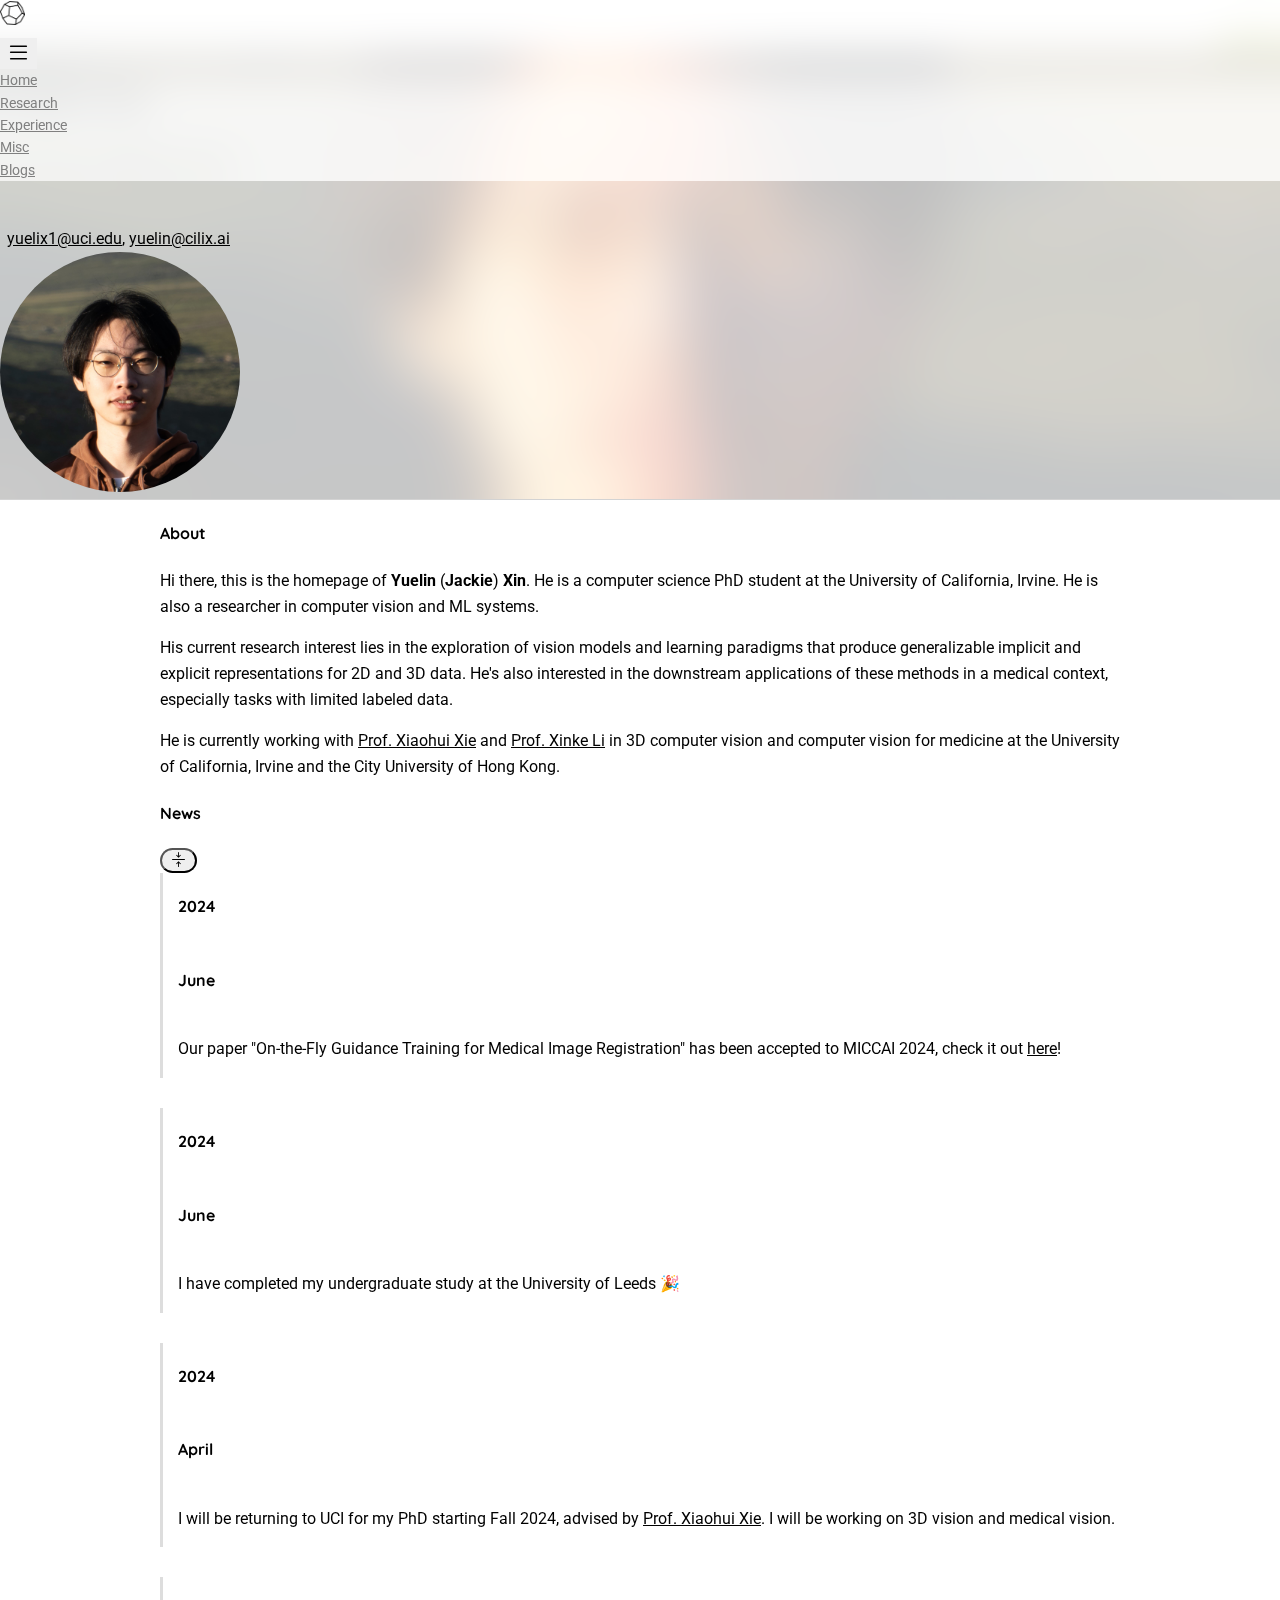
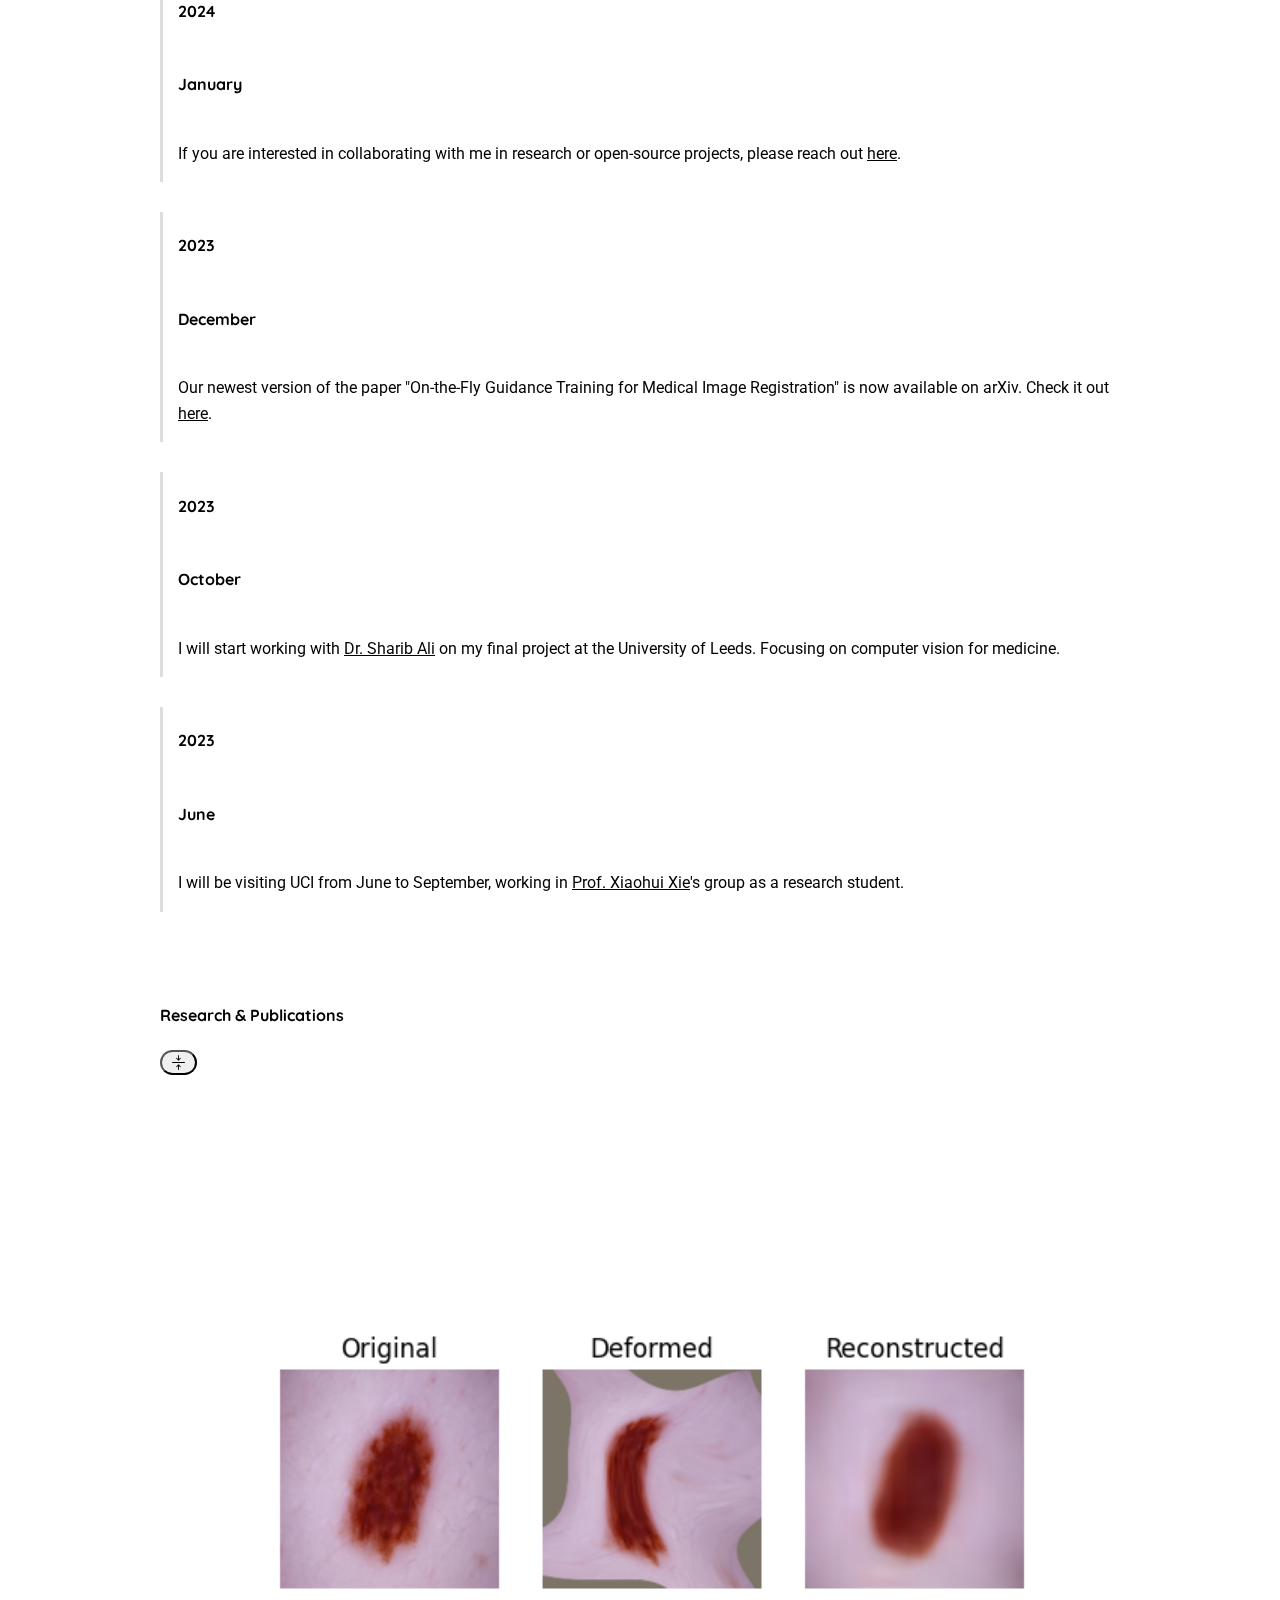
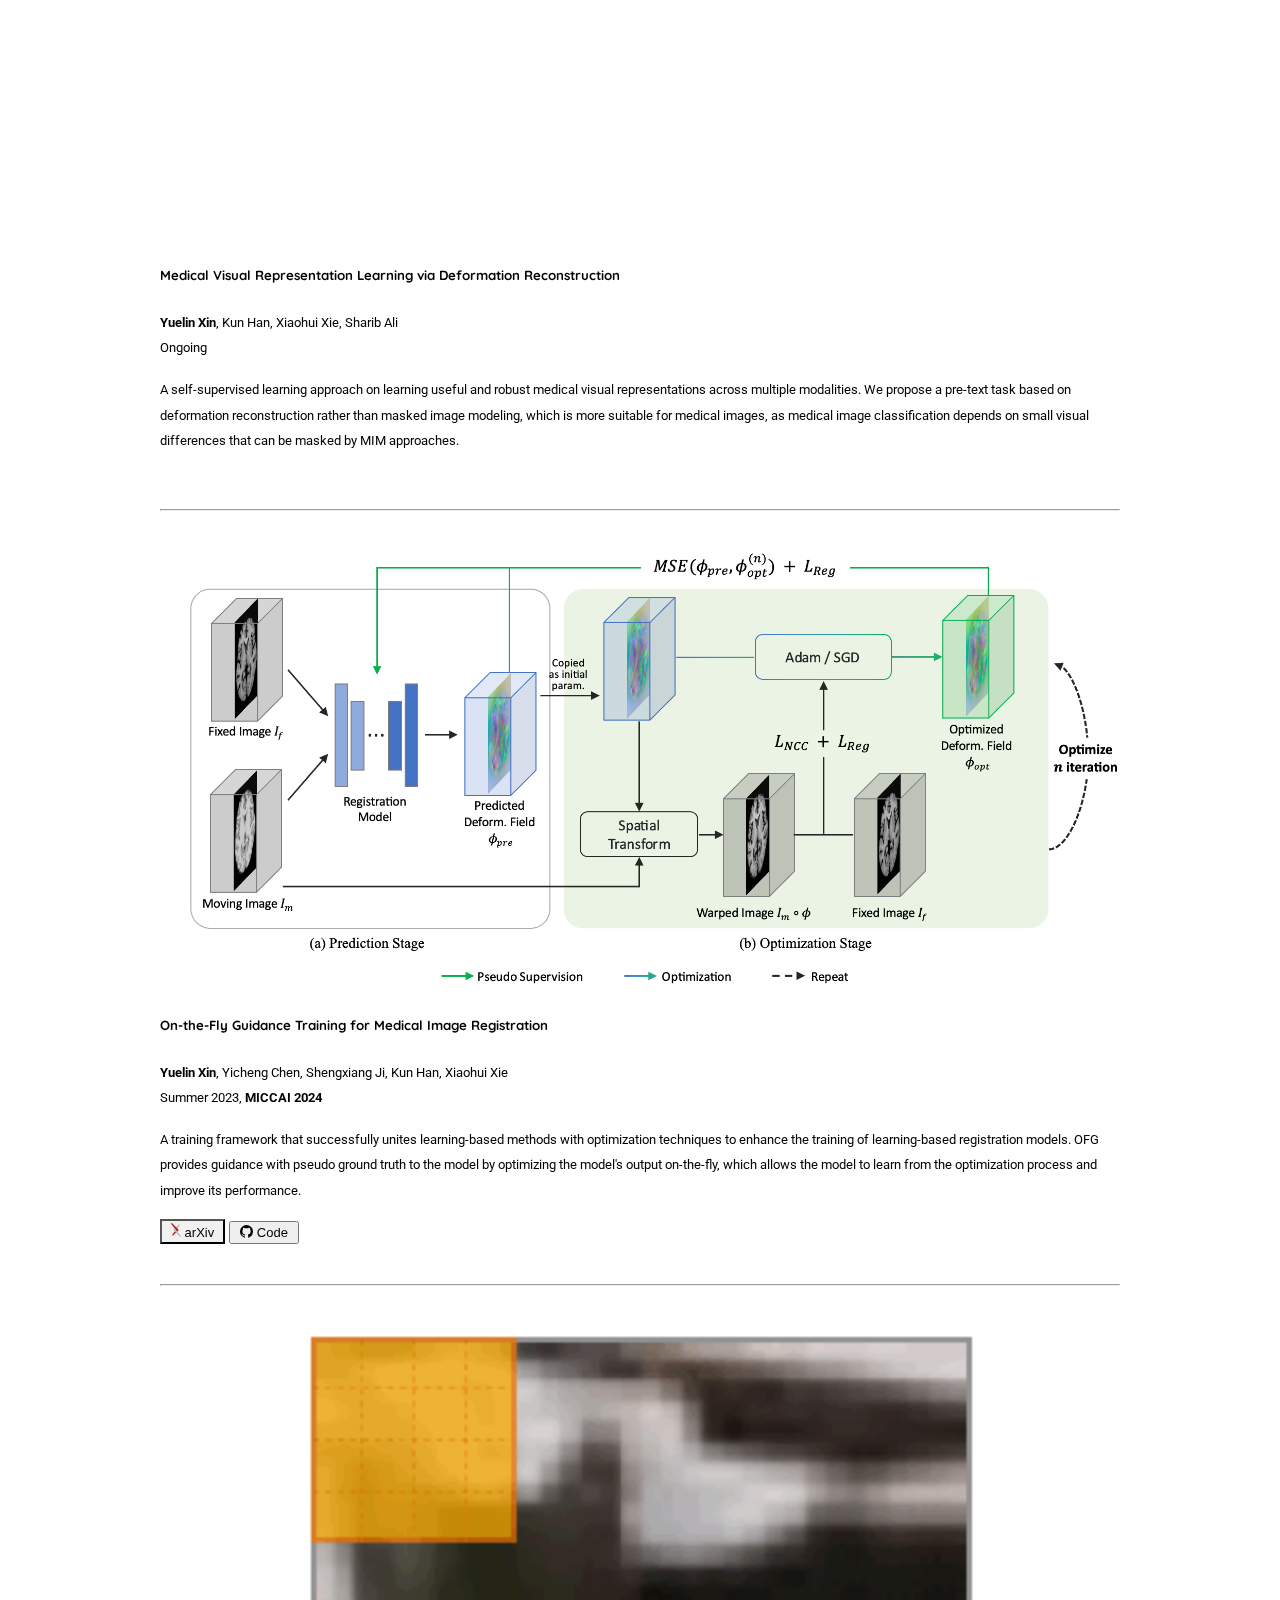
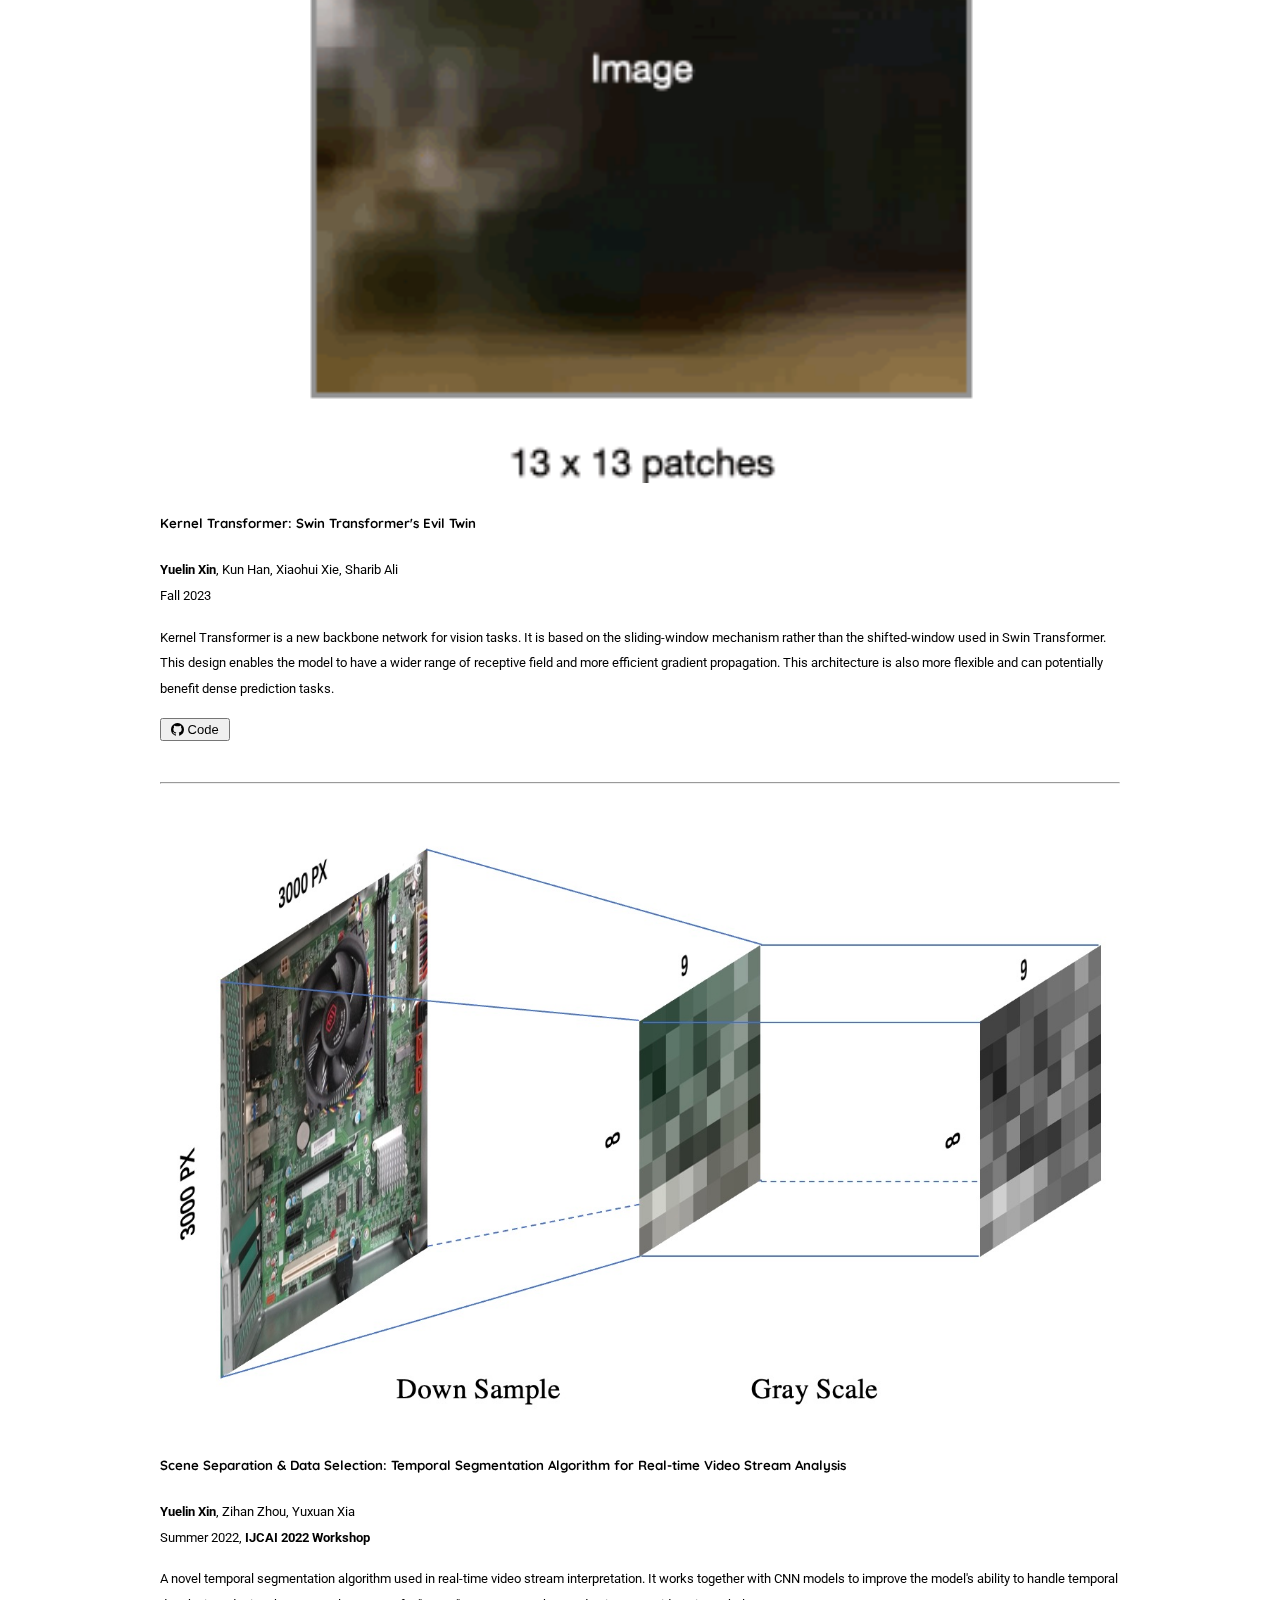
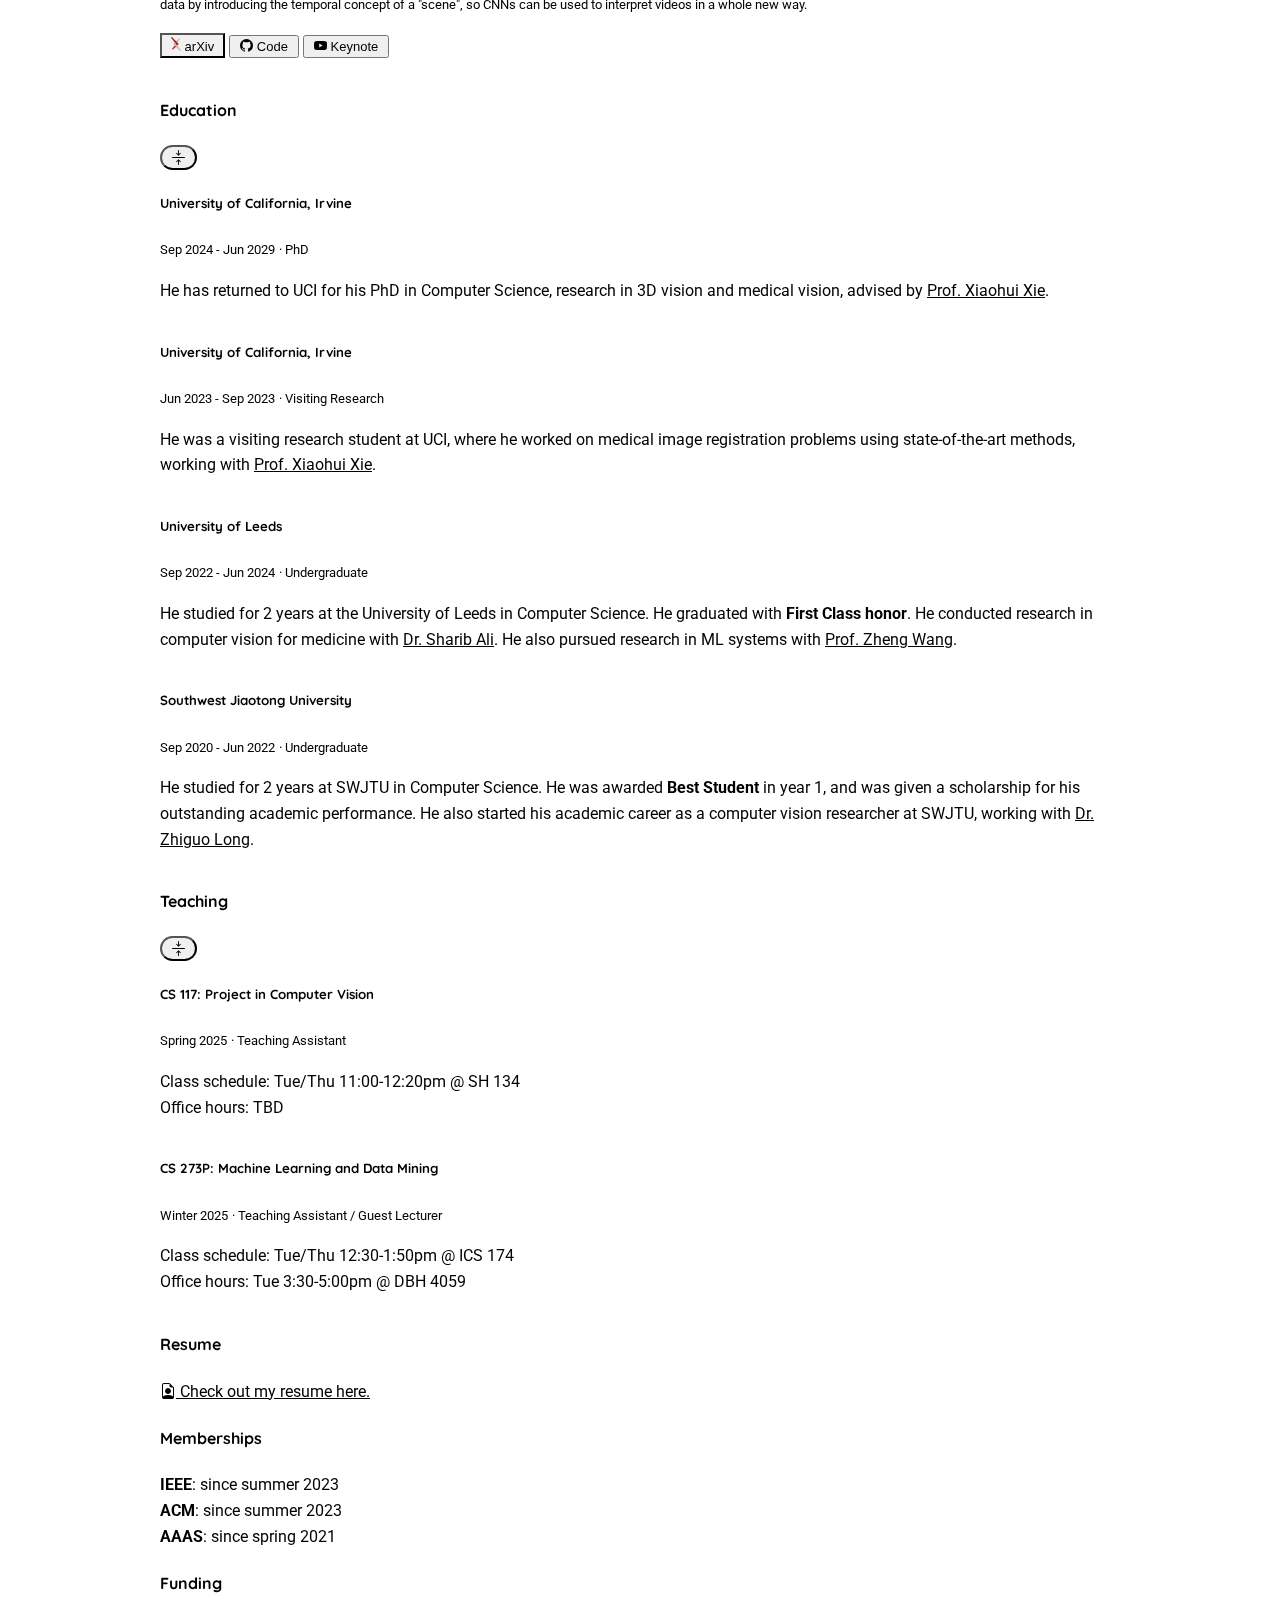
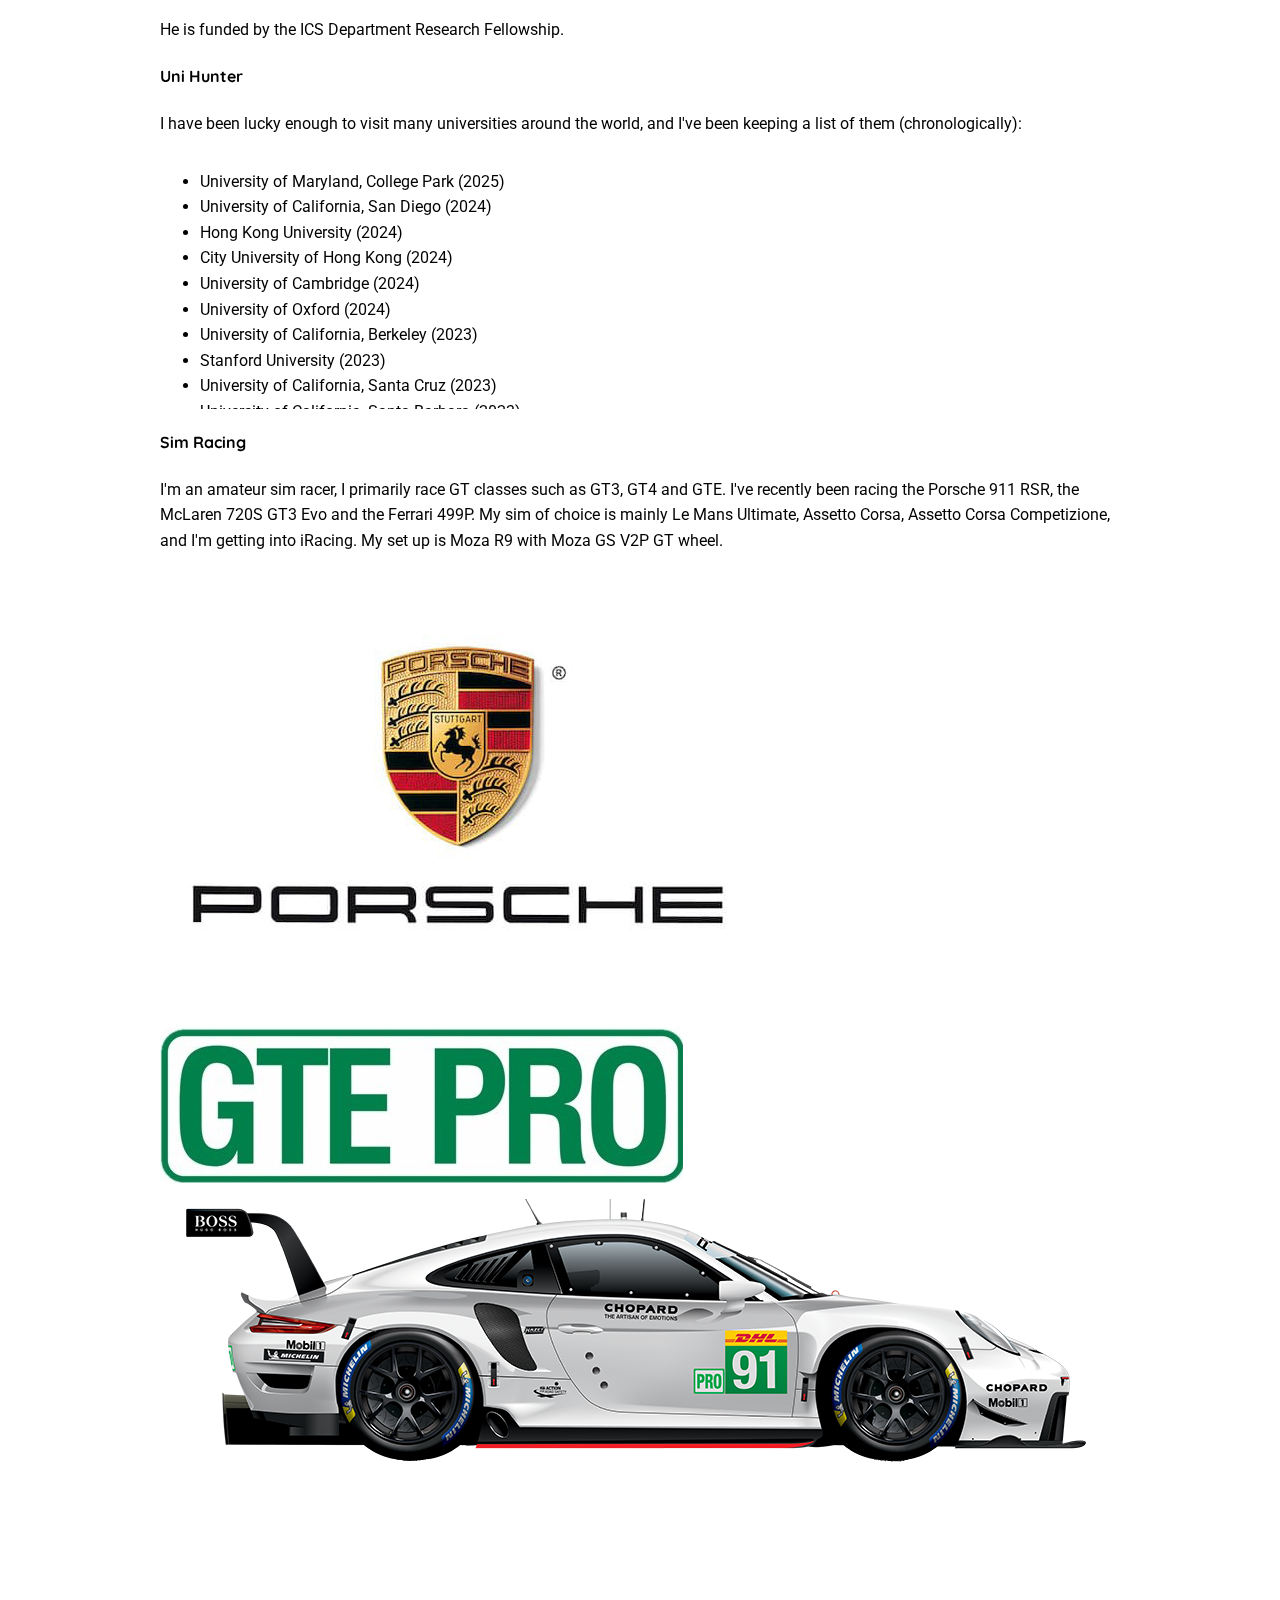
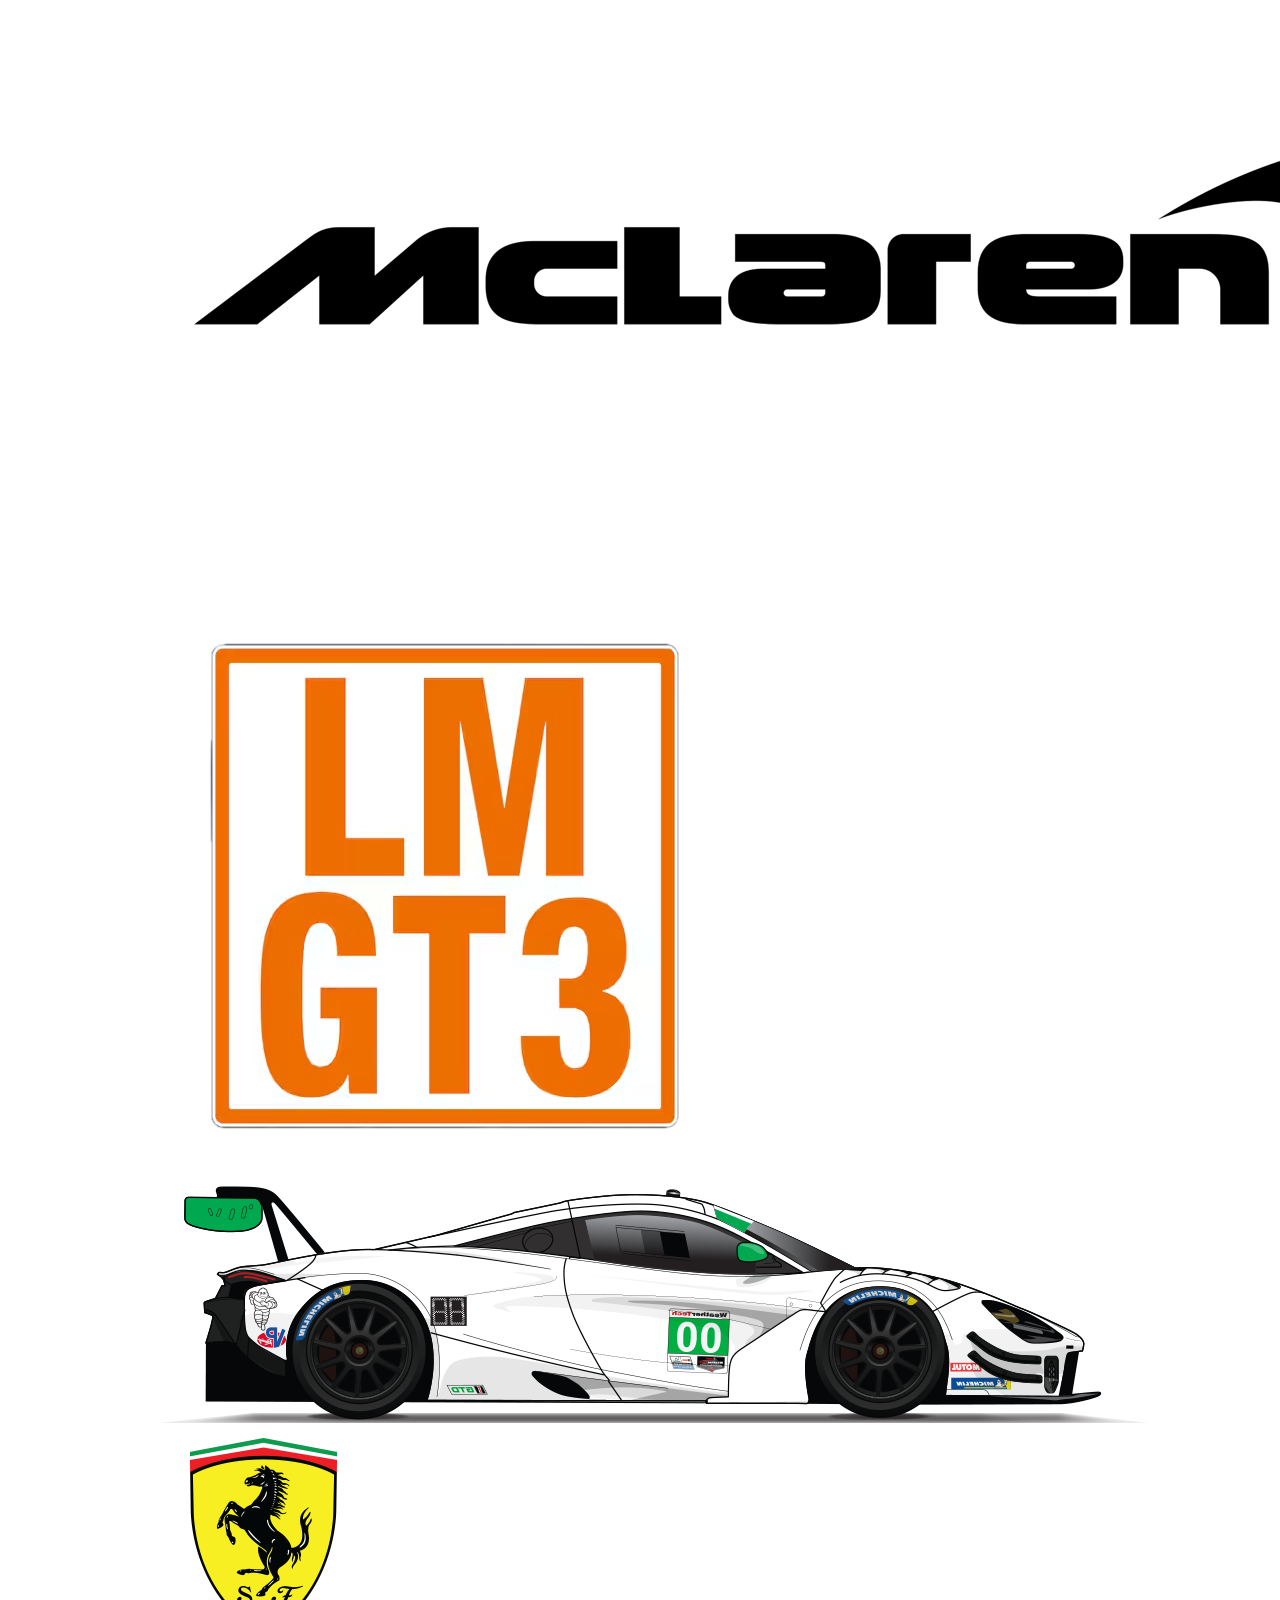
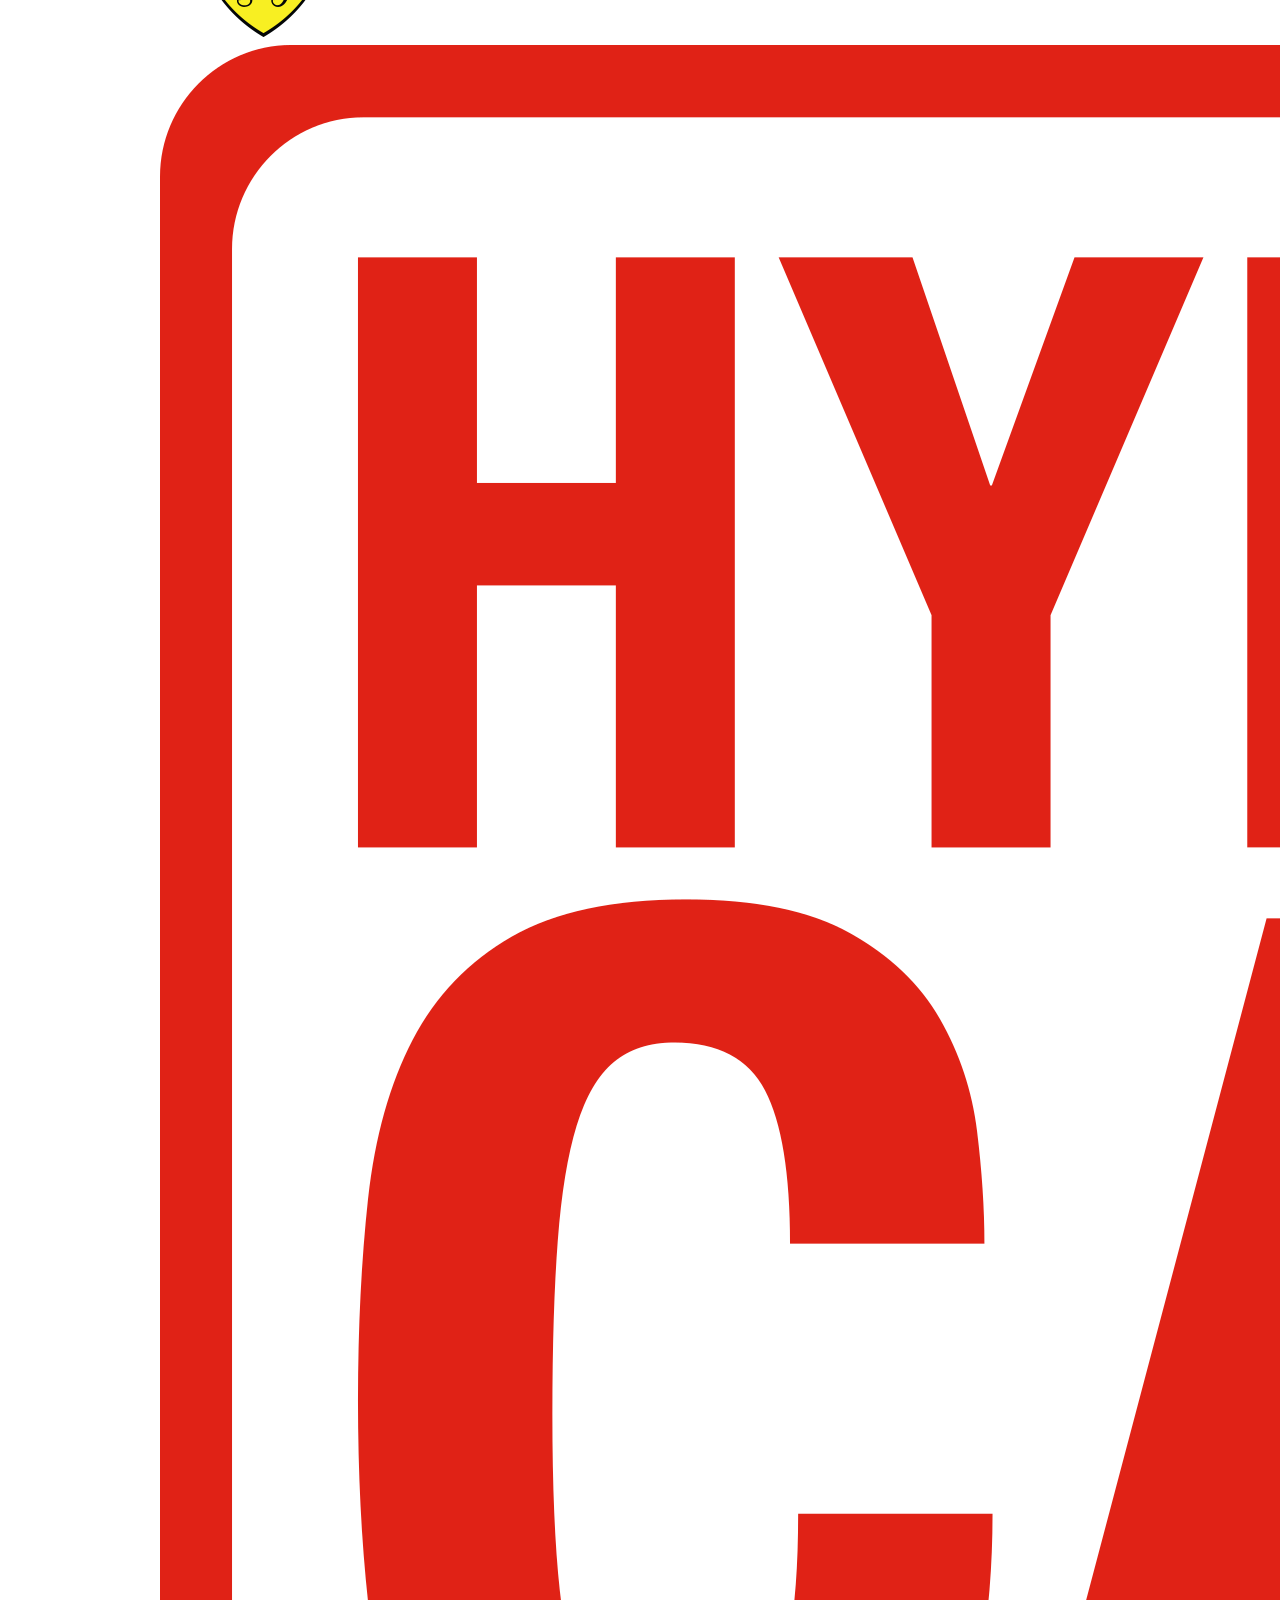
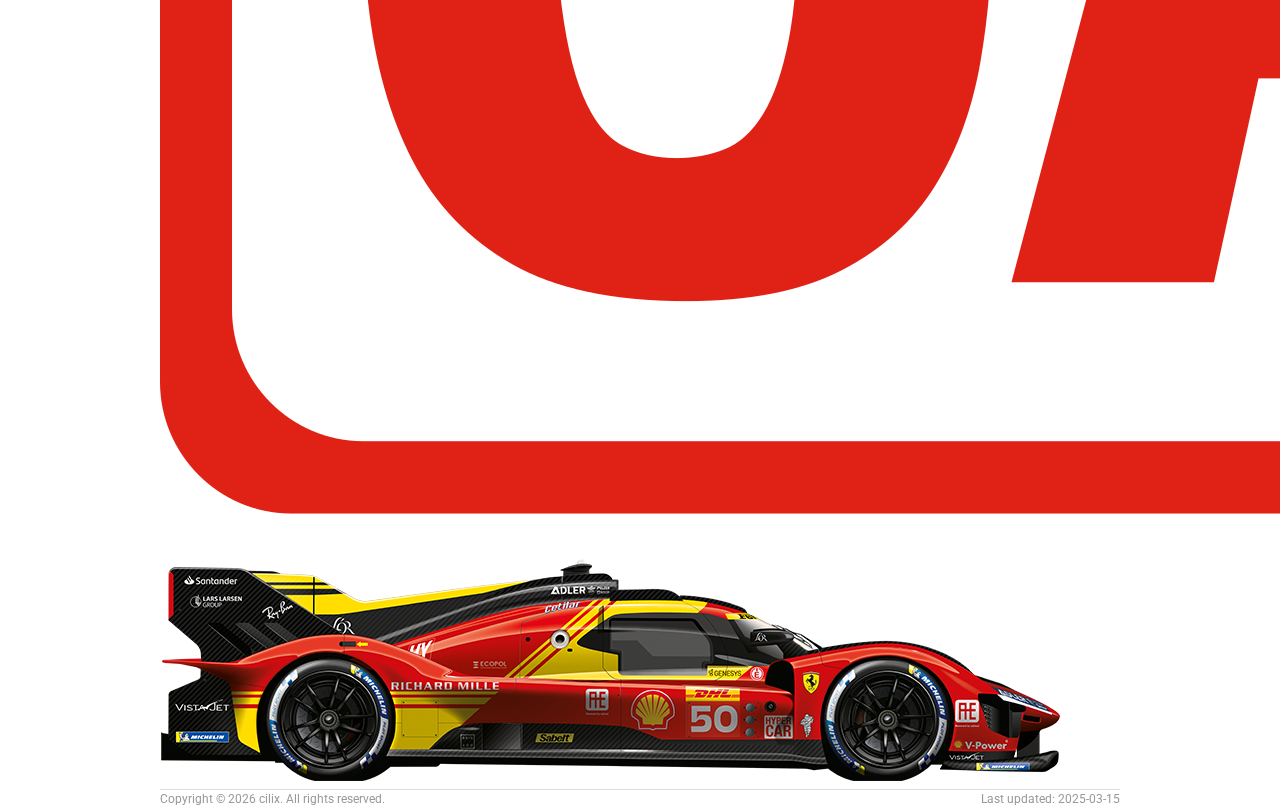
<file: index.html>
<!DOCTYPE html>
<html lang="en">
<head>
    <meta charset="UTF-8">
    <meta name="viewport" content="width=device-width, initial-scale=1.0">
    <meta http-equiv="X-UA-Compatible" content="ie=edge">
    <link href="https://cdn.jsdelivr.net/npm/bootstrap@5.3.2/dist/css/bootstrap.min.css" rel="stylesheet"
        integrity="sha384-T3c6CoIi6uLrA9TneNEoa7RxnatzjcDSCmG1MXxSR1GAsXEV/Dwwykc2MPK8M2HN" crossorigin="anonymous">
    <link rel="stylesheet" href="https://use.fontawesome.com/releases/v5.15.4/css/all.css" 
        integrity="sha384-DyZ88mC6Up2uqS4h/KRgHuoeGwBcD4Ng9SiP4dIRy0EXTlnuz47vAwmeGwVChigm" 
        crossorigin="anonymous"/>
    <link rel="stylesheet" href="style.css">
    <link rel="icon" href="images/cilix_logo.png">
    <script src="https://cdn.jsdelivr.net/npm/bootstrap@5.3.2/dist/js/bootstrap.bundle.min.js" 
        integrity="sha384-C6RzsynM9kWDrMNeT87bh95OGNyZPhcTNXj1NW7RuBCsyN/o0jlpcV8Qyq46cDfL" crossorigin="anonymous"></script>
    <title>Yuelin Xin</title>
</head>
<body>
    <div class="navbar navbar-expand-lg bg-body-tertiary p-0">
        <a class="navbar-brand mx-3 p-2" href="#" style="font-size: 1.3rem; font-family: 'Quicksand'; margin-bottom: 3px;">
            <div>
                <img src="images/cilix_logo_nc.png" alt="Coming Soon!" class="logo" style="margin-top: 5px; height: 24px !important;" />
            </div>
        </a>
        <!-- <a class="navbar-brand mx-3 p-2" href="#" style="font-size: 1.3rem; font-family: 'Quicksand'; margin-bottom: 3px">
            <div style="margin-left: 10px;">cilix</div>
        </a> -->
        <div>
            <button class="navbar-toggler me-2" id="menu-button" type="button" onclick="toggleMenu()" style="font-size: 25px;">
                <i class="bi bi-list"></i>
            </button>
        </div>
        <div id="navbarMenu" class="mobile-hide">
            <div class="nav navbar-nav" onclick="toggleMenu()">
                <a href="#home" class="nav-link mx-3 nav-item-custom active" data-bs-toggle="tab" aria-controls="home" aria-selected="true" onclick="openInfoBanner()">
                    <span>Home</span>
                    <i class="bi bi-arrow-right hide"></i>
                </a>
                <a href="#research" class="nav-link mx-3 nav-item-custom" data-bs-toggle="tab" aria-controls="research" aria-selected="false" onclick="toggleInfoBanner()">
                    <span>Research</span>
                    <i class="bi bi-arrow-right hide"></i>
                </a>
                <a href="#experience" class="nav-link mx-3 nav-item-custom" data-bs-toggle="tab" aria-controls="experience" aria-selected="false" onclick="toggleInfoBanner()">
                    <span>Experience</span>
                    <i class="bi bi-arrow-right hide"></i>
                </a>
                <a href='#misc' class="nav-link mx-3 nav-item-custom" data-bs-toggle="tab" aria-controls="misc" aria-selected="false" onclick="toggleInfoBanner()">
                    <span>Misc</span>
                    <i class="bi bi-arrow-right hide"></i>
                </a>
                <a href="blog.html" class="nav-link mx-3 nav-item-custom" target="_blank">
                    <span>Blogs</span>
                    <i class="bi bi-link-45deg hide"></i>
                </a>
            </div>
        </div>
    </div>
    <div class="m-0" id="main">
        <div class="info-banner" id="info-banner" style="background-image: url('images/profile-photo-2.jpeg');">
            <div class="background-filter">
                <div class="wrapper d-flex justify-content-between m-auto px-4 py-5 align-items-center">
                    <div class="first">
                        <h1>Yuelin Xin</h1>
                        <h4>University of California, Irvine</h4>
                        <div class="mt-5">
                            <a href="https://twitter.com/yuelinxin" target="_blank">
                                <i class="fab fa-twitter profile-info-icon"></i></a>
                            <a href="https://www.linkedin.com/in/yuelin-xin-7a9514253/" target="_blank">
                                <i class="fab fa-linkedin profile-info-icon"></i></a>
                            <a href="https://github.com/yuelinxin" target="_blank">
                                <i class="fab fa-github profile-info-icon"></i></a>
                            <a href="https://orcid.org/0000-0002-9732-2414" target="_blank">
                                <i class="fab fa-orcid profile-info-icon"></i></a>
                            <a href="https://scholar.google.com/citations?user=JTa0ZXYAAAAJ&hl=en" target="_blank">
                                <i class="fas fa-graduation-cap profile-info-icon"></i></a>
                            <div class="profile-email-area">
                                <i class="fas fa-envelope"></i>
                                <a href="mailto:yuelix1@uci.edu">yuelix1@uci.edu</a>, 
                                <a href="mailto:yuelin@cilix.ai">yuelin@cilix.ai</a>
                            </div>
                        </div>
                    </div>
                    <img src="images/profile-photo-2.jpeg" alt="Yuelin Xin" id="avatar" class="second">
                </div>
            </div>
        </div>

        <div class="row m-0 mt-4 p-0 wrapper" style="flex-grow: 1;">
            <div class="col-md-12 col-lg-12 p-4 tab-content">

                <div class="tab-pane fade show active" id="home">
                    <div class="mb-5">
                        <div class="d-flex align-items-center justify-content-between mb-3">
                            <h4 class="m-0">About</h4>
                            <button class="btn btn-light btn-collapse hide" type="button" data-bs-toggle="collapse" data-bs-target="#collapseInt" aria-expanded="false" aria-controls="collapseInt">
                                <i class="bi bi-arrows-collapse"></i>
                            </button>
                        </div>
                        <div class="collapse show" id="collapseInt">
                            <p>
                                Hi there, this is the homepage of <b>Yuelin</b> (<b>Jackie</b>) <b>Xin</b>. 
                                He is a computer science PhD student at the University of California, Irvine.
                                He is also a researcher in computer vision and ML systems.
                            </p>
                            <p>
                                His current research interest lies in the exploration of vision models and learning paradigms 
                                that produce generalizable implicit and explicit representations for 2D and 3D data. He's also interested 
                                in the downstream applications of these methods in a medical context, especially tasks with limited 
                                labeled data.
                            </p>
                            <p>
                                He is currently working with <a href="https://www.ics.uci.edu/~xhx/" target="_blank">Prof. Xiaohui Xie</a> 
                                and <a href="https://shinke-li.github.io/">Prof. Xinke Li</a> in 3D computer vision and computer vision for medicine at 
                                the University of California, Irvine and the City University of Hong Kong.
                            </p>
                        </div>
                    </div>

                    <div class="mb-5" style="padding-bottom: 40px">
                        <div class="d-flex align-items-center justify-content-between mb-3">
                            <h4 class="m-0">News</h4>
                            <button class="btn btn-light btn-collapse" type="button" data-bs-toggle="collapse" data-bs-target="#collapseNews" aria-expanded="false" aria-controls="collapseNews">
                                <i class="bi bi-arrows-collapse"></i>
                            </button>
                        </div>
                        <div class="collapse show" id="collapseNews">
                            <div class="news-card">
                                <div class="row g-0">
                                    <div class="col-md-2 news-date">
                                        <h4 class="mb-0">2024</h4>
                                        <h5 class="mb-0 news-date-month">June</h5>
                                    </div>
                                    <div class="col-md-10">
                                        <p class="mb-0 text-body-secondary">
                                            Our paper "On-the-Fly Guidance Training for Medical Image Registration" has been accepted to MICCAI 2024, 
                                            check it out <a href="https://arxiv.org/abs/2308.15216" target="_blank">here</a>!
                                        </p>
                                    </div>
                                </div>
                            </div>
                            <div class="news-card">
                                <div class="row g-0">
                                    <div class="col-md-2 news-date">
                                        <h4 class="mb-0">2024</h4>
                                        <h5 class="mb-0 news-date-month">June</h5>
                                    </div>
                                    <div class="col-md-10">
                                        <p class="mb-0 text-body-secondary">
                                            I have completed my undergraduate study at the University of Leeds 🎉 
                                        </p>
                                    </div>
                                </div>
                            </div>
                            <div class="news-card">
                                <div class="row g-0">
                                    <div class="col-md-2 news-date">
                                        <h4 class="mb-0">2024</h4>
                                        <h5 class="mb-0 news-date-month">April</h5>
                                    </div>
                                    <div class="col-md-10">
                                        <p class="mb-0 text-body-secondary">
                                            I will be returning to UCI for my PhD starting Fall 2024, advised by <a href="https://www.ics.uci.edu/~xhx/" target="_blank">Prof. Xiaohui Xie</a>. 
                                            I will be working on 3D vision and medical vision.
                                        </p>
                                    </div>
                                </div>
                            </div>
                            <div class="news-card">
                                <div class="row g-0">
                                    <div class="col-md-2 news-date">
                                        <h4 class="mb-0">2024</h4>
                                        <h5 class="mb-0 news-date-month">January</h5>
                                    </div>
                                    <div class="col-md-10">
                                        <p class="mb-0 text-body-secondary">
                                            If you are interested in collaborating with me in research or open-source projects, please reach out <a href="mailto:sc20yx2@leeds.ac.uk">here</a>. 
                                        </p>
                                    </div>
                                </div>
                            </div>
                            <div class="news-card">
                                <div class="row g-0">
                                    <div class="col-md-2 news-date">
                                        <h4 class="mb-0">2023</h4>
                                        <h5 class="mb-0 news-date-month">December</h5>
                                    </div>
                                    <div class="col-md-10">
                                        <p class="mb-0 text-body-secondary">
                                            Our newest version of the paper "On-the-Fly Guidance Training for Medical Image Registration" is now available on arXiv. 
                                            Check it out <a href="https://arxiv.org/abs/2308.15216" target="_blank">here</a>.
                                        </p>
                                    </div>
                                </div>
                            </div>
                            <div class="news-card">
                                <div class="row g-0">
                                    <div class="col-md-2 news-date">
                                        <h4 class="mb-0">2023</h4>
                                        <h5 class="mb-0 news-date-month">October</h5>
                                    </div>
                                    <div class="col-md-10">
                                        <p class="mb-0 text-body-secondary">
                                            I will start working with <a href="https://eps.leeds.ac.uk/computing/staff/11465/dr-sharib-ali" target="_blank">Dr. Sharib Ali</a> on my final project at the University of Leeds.
                                            Focusing on computer vision for medicine.
                                        </p>
                                    </div>
                                </div>
                            </div>
                            <div class="news-card">
                                <div class="row g-0">
                                    <div class="col-md-2 news-date">
                                        <h4 class="mb-0">2023</h4>
                                        <h5 class="mb-0 news-date-month">June</h5>
                                    </div>
                                    <div class="col-md-10">
                                        <p class="mb-0 text-body-secondary">
                                            I will be visiting UCI from June to September, working in <a href="https://www.ics.uci.edu/~xhx/" target="_blank">Prof. Xiaohui Xie</a>'s group as a research student.
                                        </p>
                                    </div>
                                </div>
                            </div>
                        </div>
                    </div>
                </div>

                <div class="tab-pane fade" id="research">
                    <div class="mb-5">
                        <div class="d-flex align-items-center justify-content-between mb-3">
                            <h4 class="m-0">Research & Publications</h4>
                            <button class="btn btn-light btn-collapse" type="button" data-bs-toggle="collapse" data-bs-target="#collapseRes" aria-expanded="false" aria-controls="collapseRes">
                                <i class="bi bi-arrows-collapse"></i>
                            </button>
                        </div>
                        <div class="collapse show" id="collapseRes">
                            <div class="card research-card">
                                <div class="row g-0">
                                    <div class="col-md-4 d-flex align-items-center">
                                        <img src="images/plt_deform.png" alt="deformation learning">
                                    </div>
                                    <div class="col-md-8">
                                        <div class="card-body">
                                        <h5 class="card-title">
                                            Medical Visual Representation Learning via Deformation Reconstruction
                                        </h5>
                                        <p class="card-text">
                                            <small class="text-body-secondary">
                                                <b>Yuelin Xin</b>, Kun Han, Xiaohui Xie, Sharib Ali 
                                                <br/> Ongoing
                                            </small>
                                        </p>
                                        <p class="card-text">
                                            <small>
                                                A self-supervised learning approach on learning useful and robust medical 
                                                visual representations across multiple modalities. We propose a pre-text task 
                                                based on deformation reconstruction rather than masked image modeling, which 
                                                is more suitable for medical images, as medical image classification depends 
                                                on small visual differences that can be masked by MIM approaches.
                                            </small>
                                        </p>
                                        </div>
                                    </div>
                                </div>
                            </div>

                            <hr/>

                            <div class="card research-card">
                                <div class="row g-0">
                                    <div class="col-md-4 d-flex align-items-center">
                                        <img src="images/ofg.png" alt="the ofg framework">
                                    </div>
                                    <div class="col-md-8">
                                        <div class="card-body">
                                        <h5 class="card-title">
                                            On-the-Fly Guidance Training for Medical Image Registration 
                                        </h5>
                                        <p class="card-text">
                                            <small class="text-body-secondary">
                                                <b>Yuelin Xin</b>, Yicheng Chen, Shengxiang Ji, Kun Han, Xiaohui Xie 
                                                <br/> Summer 2023, <b>MICCAI 2024</b>
                                            </small>
                                        </p>
                                        <p class="card-text">
                                            <small>
                                                A training framework that successfully unites learning-based methods with optimization techniques to enhance
                                                the training of learning-based registration models. OFG provides guidance with pseudo ground truth to the 
                                                model by optimizing the model's output on-the-fly, which allows the model to learn from the optimization 
                                                process and improve its performance.
                                            </small>
                                        </p>
                                        <a href="https://arxiv.org/abs/2308.15216" target="_blank">
                                            <button class="btn btn-arxiv btn-research"><img src="images/icons/arxiv-logomark-small.svg"> arXiv</button></a>
                                        <a href="https://github.com/miraclefactory/on-the-fly-guidance" target="_blank">
                                            <button class="btn btn-dark btn-research"><i class="bi bi-github"></i> Code</button></a>
                                        </div>
                                    </div>
                                </div>
                            </div>

                            <hr/>

                            <div class="card research-card">
                                <div class="row g-0">
                                    <div class="col-md-4 d-flex align-items-center">
                                        <img src="images/kernel-trans.gif" alt="...">
                                    </div>
                                    <div class="col-md-8">
                                        <div class="card-body">
                                        <h5 class="card-title">
                                            Kernel Transformer: Swin Transformer's Evil Twin
                                        </h5>
                                        <p class="card-text">
                                            <small class="text-body-secondary">
                                                <b>Yuelin Xin</b>, Kun Han, Xiaohui Xie, Sharib Ali
                                                <br/>Fall 2023
                                            </small>
                                        </p>
                                        <p class="card-text">
                                            <small>
                                                Kernel Transformer is a new backbone network for vision tasks. It is based on
                                                the sliding-window mechanism rather than the shifted-window used in Swin Transformer. 
                                                This design enables the model to have a wider range of receptive field and more efficient 
                                                gradient propagation. This architecture is also more flexible and can potentially benefit 
                                                dense prediction tasks.
                                            </small>
                                        </p>
                                        <a href="https://github.com/miraclefactory/kernel-transformer" target="_blank">
                                            <button class="btn btn-dark btn-research"><i class="bi bi-github"></i> Code</button></a>
                                        </div>
                                    </div>
                                </div>
                            </div>

                            <hr/>

                            <div class="card research-card">
                                <div class="row g-0">
                                    <div class="col-md-4 d-flex align-items-center">
                                        <img src="images/2sds.jpg" alt="...">
                                    </div>
                                    <div class="col-md-8">
                                        <div class="card-body">
                                        <h5 class="card-title">
                                            Scene Separation & Data Selection: Temporal Segmentation Algorithm for Real-time Video Stream Analysis
                                        </h5>
                                        <p class="card-text">
                                            <small class="text-body-secondary">
                                                <b>Yuelin Xin</b>, Zihan Zhou, Yuxuan Xia
                                                <br/>Summer 2022, <b>IJCAI 2022 Workshop</b>
                                            </small>
                                        </p>
                                        <p class="card-text">
                                            <small>
                                                A novel temporal segmentation algorithm used in real-time video stream 
                                                interpretation. It works together with CNN models to improve the model's 
                                                ability to handle temporal data by introducing the temporal concept of a 
                                                "scene", so CNNs can be used to interpret videos in a whole new way.
                                            </small>
                                        </p>
                                        <a href="https://arxiv.org/abs/2308.00210" target="_blank">
                                            <button class="btn btn-arxiv btn-research"><img src="images/icons/arxiv-logomark-small.svg"> arXiv</button></a>
                                        <a href="https://github.com/miraclefactory/2sds" target="_blank">
                                            <button class="btn btn-dark btn-research"><i class="bi bi-github"></i> Code</button></a>
                                        <a href="https://youtu.be/jerIZczBCow" target="_blank">
                                            <button class="btn btn-danger btn-research"><i class="bi bi-youtube"></i> Keynote</button></a>
                                        </div>
                                    </div>
                                </div>
                            </div>

                        </div>
                    </div>
                </div>

                <div class="tab-pane fade" id="experience">
                    <div class="mb-5">
                        <div class="d-flex align-items-center justify-content-between mb-3">
                            <h4 class="m-0">Education</h4>
                            <button class="btn btn-light btn-collapse" type="button" data-bs-toggle="collapse" data-bs-target="#collapseEdu" aria-expanded="false" aria-controls="collapseEdu">
                                <i class="bi bi-arrows-collapse"></i>
                            </button>
                        </div>
                        <div class="collapse show" id="collapseEdu">
                            <div class="card mb-3">
                                <div class="card-body">
                                <h5 class="card-title">University of California, Irvine</h5>
                                <p class="card-text">
                                    <small class="text-body-secondary">Sep 2024 - Jun 2029</small>
                                    <small class="text-body-secondary"> · PhD</small>
                                </p>
                                <p class="card-text">
                                    He has returned to UCI for his PhD in Computer Science, research in 3D vision and medical vision, 
                                    advised by <a href="https://www.ics.uci.edu/~xhx/" target="_blank">Prof. Xiaohui Xie</a>.
                                </p>
                                <img src="images/uci.png" alt="uci" class="school-logo">
                                </div>
                            </div>
                            <div class="card mb-3">
                                <div class="card-body">
                                <h5 class="card-title">University of California, Irvine</h5>
                                <p class="card-text">
                                    <small class="text-body-secondary">Jun 2023 - Sep 2023</small>
                                    <small class="text-body-secondary"> · Visiting Research</small>
                                </p>
                                <p class="card-text">
                                    He was a visiting research student at UCI, where he worked on medical 
                                    image registration problems using state-of-the-art methods, working with 
                                    <a href="https://www.ics.uci.edu/~xhx/" target="_blank">Prof. Xiaohui Xie</a>.
                                </p>
                                <img src="images/uci.png" alt="uci" class="school-logo">
                                </div>
                            </div>
                            <div class="card mb-3">
                                <div class="card-body">
                                <h5 class="card-title">University of Leeds</h5>
                                <p class="card-text">
                                    <small class="text-body-secondary">Sep 2022 - Jun 2024</small>
                                    <small class="text-body-secondary"> · Undergraduate</small>
                                </p>
                                <p class="card-text">
                                    He studied for 2 years at the University of Leeds in Computer Science.
                                    He graduated with <b>First Class honor</b>. He conducted research in 
                                    computer vision for medicine with <a href="https://eps.leeds.ac.uk/computing/staff/11465/dr-sharib-ali" target="_blank">Dr. Sharib Ali</a>. 
                                    He also pursued research in ML systems with <a href="https://zwang4.github.io/" target="_blank">Prof. Zheng Wang</a>.
                                </p>
                                <img src="images/leeds-logo.png" alt="leeds" class="school-logo">
                                </div>
                            </div>
                            <div class="card mb-3">
                                <div class="card-body">
                                <h5 class="card-title">Southwest Jiaotong University</h5>
                                <p class="card-text">
                                    <small class="text-body-secondary">Sep 2020 - Jun 2022</small>
                                    <small class="text-body-secondary"> · Undergraduate</small>
                                </p>
                                <p class="card-text">
                                    He studied for 2 years at SWJTU in Computer Science. 
                                    He was awarded <b>Best Student</b> in year 1, and was given a 
                                    scholarship for his outstanding academic performance. He also started 
                                    his academic career as a computer vision researcher at SWJTU, working with 
                                    <a href="https://zhiguolong.github.io/" target="_blank">
                                    Dr. Zhiguo Long</a>.
                                </p>
                                <img src="images/swjtu.jpg" alt="swjtu" class="school-logo">
                                </div>
                            </div>
                        </div>
                    </div>
                    <div class="mb-5" id="teaching">
                        <div class="d-flex align-items-center justify-content-between mb-3">
                            <h4 class="m-0">Teaching</h4>
                            <button class="btn btn-light btn-collapse" type="button" data-bs-toggle="collapse" data-bs-target="#collapseTeach" aria-expanded="false" aria-controls="collapseTeach">
                                <i class="bi bi-arrows-collapse"></i>
                            </button>
                        </div>
                        <div class="collapse show" id="collapseTeach">
                            <div class="card mb-3">
                                <div class="card-body">
                                <h5 class="card-title">CS 117: Project in Computer Vision</h5>
                                <p class="card-text">
                                    <small class="text-body-secondary">Spring 2025</small>
                                    <small class="text-body-secondary"> · Teaching Assistant</small>
                                </p>
                                <img src="images/uci.png" alt="uci" class="school-logo">
                                <p class="card-text">
                                    Class schedule: Tue/Thu 11:00-12:20pm @ SH 134 <br/>
                                    Office hours: TBD
                                </p>
                                </div>
                            </div>
                            <div class="card mb-3">
                                <div class="card-body">
                                <h5 class="card-title">CS 273P: Machine Learning and Data Mining</h5>
                                <p class="card-text">
                                    <small class="text-body-secondary">Winter 2025</small>
                                    <small class="text-body-secondary"> · Teaching Assistant / Guest Lecturer</small>
                                </p>
                                <img src="images/uci.png" alt="uci" class="school-logo">
                                <p class="card-text">
                                    Class schedule: Tue/Thu 12:30-1:50pm @ ICS 174 <br/>
                                    Office hours: Tue 3:30-5:00pm @ DBH 4059
                                </p>
                                </div>
                            </div>
                        </div>
                    </div>
                </div>

                <div class="tab-pane fade" id="misc">

                    <div class="mb-5" id="resume">
                        <div class="d-flex align-items-center justify-content-between mb-3">
                            <h4 class="m-0">Resume</h4>
                        </div>
                        <p><a href="files/resume.pdf" target="_blank">
                            <i class="bi bi-file-earmark-person"></i> Check out my resume here.</a>
                        </p>
                    </div>

                    <div class="mb-5" id="membership">
                        <div class="d-flex align-items-center justify-content-between mb-3">
                            <h4 class="m-0">Memberships</h4>
                        </div>
                        <p>
                            <b>IEEE</b>: since summer 2023<br/>
                            <b>ACM</b>: since summer 2023<br/>
                            <b>AAAS</b>: since spring 2021
                        </p>
                    </div>

                    <div class="mb-5" id="funding">
                        <div class="d-flex align-items-center justify-content-between mb-3">
                            <h4 class="m-0">Funding</h4>
                        </div>
                        <p>
                            He is funded by the ICS Department Research Fellowship.
                        </p>
                    </div>

                    <div class="mb-5" id="uni-hunter">
                        <h4>Uni Hunter</h4>
                        <p>
                            I have been lucky enough to visit many universities around the world,  
                            and I've been keeping a list of them (chronologically):
                        </p>
                        <div class="card mb-3">
                            <div style="height: 256px; overflow: scroll;">
                                <ul style="display: flex; flex-direction: column-reverse;">
                                    <li>University of Electronic Science and Technology of China (2013)</li>
                                    <li>Columbia University (2016)</li>
                                    <li>Yale University (2016)</li>
                                    <li>Princeton University (2016)</li>
                                    <li>Harvard University (2016)</li>
                                    <li>Massachusetts Institute of Technology (2016)</li>
                                    <li>Brigham Young University (2016)</li>
                                    <li>Sichuan University (2018)</li>
                                    <li>Southwest Jiaotong University (2020)</li>
                                    <li>Xihua University (2020)</li>
                                    <li>University of Leeds (2022)</li>
                                    <li>Leeds Beckett University (2022)</li>
                                    <li>Imperial College London (2023)</li>
                                    <li>University College London (2023)</li>
                                    <li>University of California, Irvine (2023)</li>
                                    <li>University of California, Merced (2023)</li>
                                    <li>California Institute of Technology (2023)</li>
                                    <li>University of California, Los Angeles (2023)</li>
                                    <li>University of California, Santa Barbara (2023)</li>
                                    <li>University of California, Santa Cruz (2023)</li>
                                    <li>Stanford University (2023)</li>
                                    <li>University of California, Berkeley (2023)</li>
                                    <li>University of Oxford (2024)</li>
                                    <li>University of Cambridge (2024)</li>
                                    <li>City University of Hong Kong (2024)</li>
                                    <li>Hong Kong University (2024)</li>
                                    <li>University of California, San Diego (2024)</li>
                                    <li>University of Maryland, College Park (2025)</li>
                                </ul>
                            </div>
                        </div>
                    </div>

                    <div class="mb-5" id="sim-racing">
                        <h4>Sim Racing</h4>
                        <p>
                            I'm an amateur sim racer, I primarily race GT classes such as GT3, GT4 and GTE. 
                            I've recently been racing the Porsche 911 RSR, the McLaren 720S GT3 Evo and the Ferrari 499P.
                            My sim of choice is mainly Le Mans Ultimate, Assetto Corsa, Assetto Corsa Competizione, and I'm getting into iRacing. 
                            My set up is Moza R9 with Moza GS V2P GT wheel.
                        </p>
                        <div class="row justify-content-center align-items-center">
                            <div class="col-2 text-center">
                                <img src="images/porsche_logo.jpg" alt="porsche_logo" class="w-75">
                            </div>
                            <div class="col-2 text-center">
                                <img src="images/gte_pro.png" alt="gte_pro" class="w-100">
                            </div>
                            <div class="col-8 text-center">
                                <img src="images/porsche_911_rsr_2019.png" alt="porsche_911_rsr_2019" class="w-100">
                            </div>
                            <div class="col-2 text-center">
                                <img src="images/mclaren_logo.png" alt="mclaren_logo" class="w-75">
                            </div>
                            <div class="col-2 text-center">
                                <img src="images/lm_gt3.png" alt="lm_gt3" class="w-75">
                            </div>
                            <div class="col-8 text-center">
                                <img src="images/mclaren_720s_gt3_evo.png" alt="mclaren_720s_gt3_evo" class="w-100">
                            </div>
                            <div class="col-2 text-center">
                                <img src="images/ferrari-logo.png" alt="ferrari_logo" class="w-50">
                            </div>
                            <div class="col-2 text-center">
                                <img src="images/hypercar.png" alt="hypercar" class="w-75">
                            </div>
                            <div class="col-8 text-center">
                                <img src="images/ferrari-499p.png" alt="ferrari-499p" class="w-100">
                            </div>
                        </div>
                    </div>

                </div>

            </div>
            <div class="footer col-md-12 px-4 py-3">
                <div class="cilix-info">
                    Copyright &copy;
                    <span id="copyright-year"></span>
                    cilix. All rights reserved.
                </div>
                <div class="update">
                    Last updated: 2025-03-15
                </div>
            </div>
        </div>
    </div>
    <script>
        var btnCollapse = document.getElementsByClassName("btn-collapse");
        for (var i = 0; i < btnCollapse.length; i++) {
            btnCollapse[i].addEventListener("click", function() {
                var icon = this.children[0].classList;
                if (icon.contains("bi-arrows-collapse")) {
                    icon.remove("bi-arrows-collapse");
                    icon.add("bi-arrows-expand");
                } else {
                    icon.remove("bi-arrows-expand");
                    icon.add("bi-arrows-collapse");
                }                
            });
        }

        let menuOpen = false;
        function toggleMenu() {
            const navbarMenu = document.getElementById('navbarMenu');
            const menuButton = document.getElementById('menu-button')
            menuOpen = !menuOpen;
            if (menuOpen) {
                navbarMenu.classList.add('mobile-show');
                menuButton.innerHTML = "<i class='bi bi-x-lg'></i>";
            } else {
                navbarMenu.classList.remove('mobile-show');
                menuButton.innerHTML = "<i class='bi bi-list'></i>";
            }
        }

        window.onload = function() {
            var currentYear = new Date().getFullYear();
            var copyrightElement = document.querySelector('#copyright-year');
            copyrightElement.innerHTML = currentYear;
        }

        function openInfoBanner() {
            var infoBanner = document.getElementById('info-banner');
            infoBanner.style.display = 'block';
            infoBanner.style.visibility = 'visible';
        }

        function toggleInfoBanner() {
            var infoBanner = document.getElementById('info-banner');
            infoBanner.style.display = 'none';
            infoBanner.style.visibility = 'hidden';
        }
    </script>
</body>
</html>
</file>
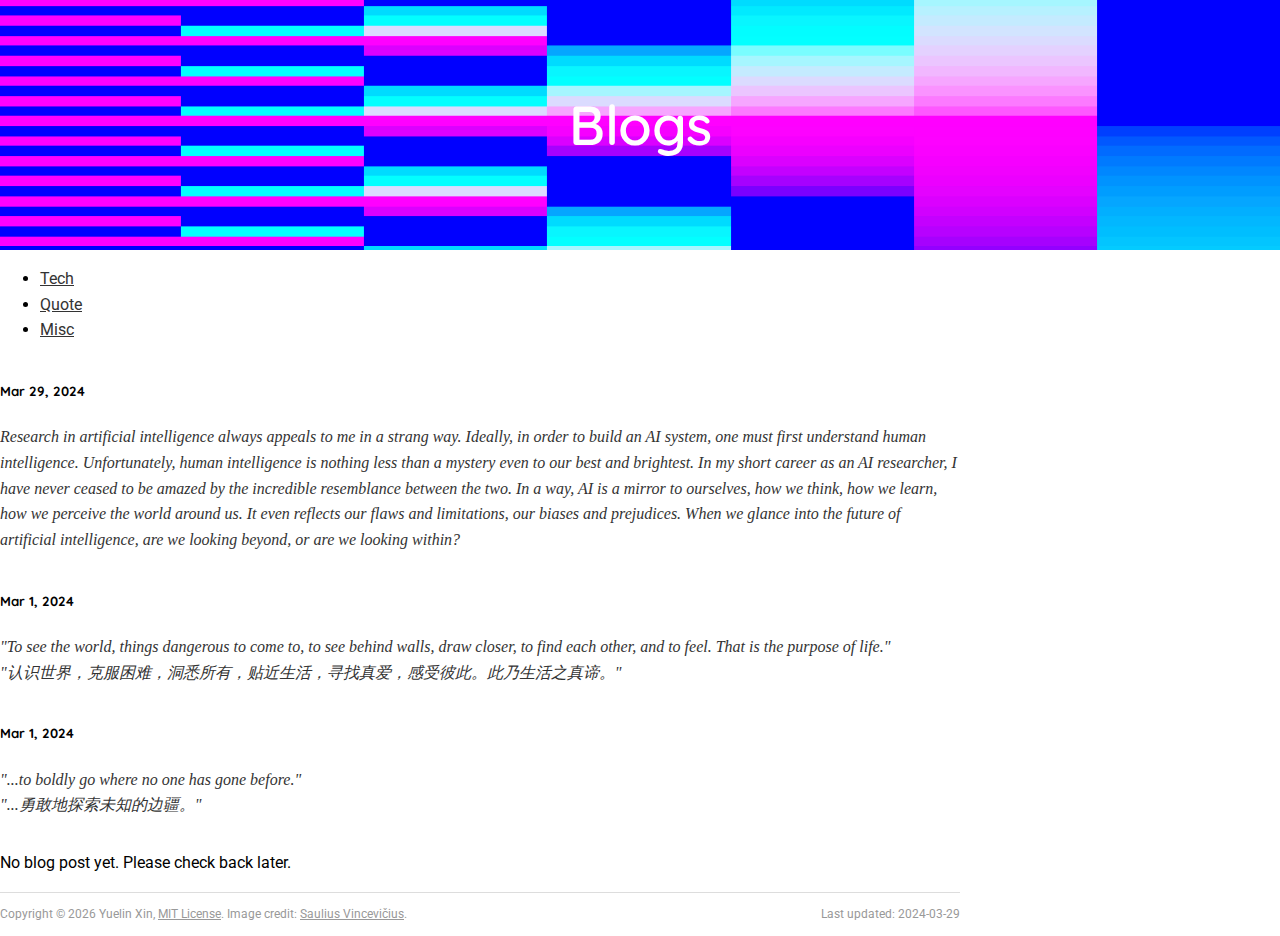
<file: blog.html>
<!DOCTYPE html>
<html lang="en">
<head>
    <meta charset="UTF-8">
    <meta name="viewport" content="width=device-width, initial-scale=1.0">
    <meta http-equiv="X-UA-Compatible" content="ie=edge">
    <link href="https://cdn.jsdelivr.net/npm/bootstrap@5.3.2/dist/css/bootstrap.min.css" rel="stylesheet" 
        integrity="sha384-T3c6CoIi6uLrA9TneNEoa7RxnatzjcDSCmG1MXxSR1GAsXEV/Dwwykc2MPK8M2HN" crossorigin="anonymous">
    <link rel="stylesheet" href="https://use.fontawesome.com/releases/v5.15.4/css/all.css" 
        integrity="sha384-DyZ88mC6Up2uqS4h/KRgHuoeGwBcD4Ng9SiP4dIRy0EXTlnuz47vAwmeGwVChigm" 
        crossorigin="anonymous"/>
    <link rel="stylesheet" href="style.css">
    <link rel="icon" href="images/weblogo.png">
    <script src="https://cdn.jsdelivr.net/npm/bootstrap@5.3.2/dist/js/bootstrap.bundle.min.js" 
        integrity="sha384-C6RzsynM9kWDrMNeT87bh95OGNyZPhcTNXj1NW7RuBCsyN/o0jlpcV8Qyq46cDfL" crossorigin="anonymous"></script>
    <title>Blogs | Yuelin Xin</title>
</head>
<body>
    <div class="mb-5" id="blog-header">
        <h1>Blogs</h1>
    </div>
    <div class="row wrapper m-auto" id="blog-body">

        <div class="col-md-8 col-sm-12 m-auto">
            <ul class="nav nav-underline d-flex justify-content-center mb-5" role="tablist">
                <li class="nav-item">
                    <a class="nav-link active" id="tech-tab" data-bs-toggle="tab" href="#blog-tech" role="tab" aria-controls="blog-tech" aria-selected="true">Tech</a>
                </li>
                <li class="nav-item">
                    <a class="nav-link" id="quote-tab" data-bs-toggle="tab" href="#blog-quote" role="tab" aria-controls="blog-quote" aria-selected="false">Quote</a>
                </li>
                <li class="nav-item">
                    <a class="nav-link" id="misc-tab" data-bs-toggle="tab" href="#blog-misc" role="tab" aria-controls="blog-misc" aria-selected="false">Misc</a>
                </li>
            </ul>
            <div class="tab-content" style="min-height: 400px;">
                <div class="tab-pane fade show active" id="blog-tech" role="tabpanel">
                    <div class="blog-card mb-4 mx-3">
                        <div class="row g-0">
                            <div class="col-md-3">
                                <h5 class="blog-time">Mar 29, 2024</h5>
                            </div>
                            <div class="col-md-9">
                                <p class="quote">
                                    Research in artificial intelligence always appeals to me in a strang way. 
                                    Ideally, in order to build an AI system, one must first understand human intelligence. 
                                    Unfortunately, human intelligence is nothing less than a mystery even to our best and brightest. 
                                    In my short career as an AI researcher, I have never ceased to be amazed by the incredible resemblance between the two.
                                    In a way, AI is a mirror to ourselves, how we think, how we learn, how we perceive the world around us. 
                                    It even reflects our flaws and limitations, our biases and prejudices. 
                                    When we glance into the future of artificial intelligence, are we looking beyond, or are we looking within?
                                </p>
                            </div>
                        </div>
                    </div>
                </div>
                <div class="tab-pane fade" id="blog-quote" role="tabpanel">
                    <div class="blog-card mb-4 mx-3">
                        <div class="row g-0">
                            <div class="col-md-3">
                                <h5 class="blog-time">Mar 1, 2024</h5>
                            </div>
                            <div class="col-md-9">
                                <p class="quote">
                                    "To see the world, things dangerous to come to, to see behind walls, draw closer,
                                    to find each other, and to feel. That is the purpose of life."<br/>
                                    "认识世界，克服困难，洞悉所有，贴近生活，寻找真爱，感受彼此。此乃生活之真谛。"
                                </p>
                            </div>
                        </div>
                    </div>
                    <div class="blog-card mb-4 mx-3">
                        <div class="row g-0">
                            <div class="col-md-3">
                                <h5 class="blog-time">Mar 1, 2024</h5>
                            </div>
                            <div class="col-md-9">
                                <p class="quote">
                                    "...to boldly go where no one has gone before."<br/>
                                    "...勇敢地探索未知的边疆。"
                                </p>
                            </div>
                        </div>
                    </div>
                </div>
                <div class="tab-pane fade" id="blog-misc" role="tabpanel">
                    <p class="text-center">No blog post yet. Please check back later.</p>
                </div>
            </div>
        </div>

        <footer class="footer col-mb-12 p-3">
            <p class="text-center">
                Copyright &copy; 
                <span id="copyright-year"></span>  
                Yuelin Xin, 
                <a href="https://github.com/yuelinxin/yuelinxin.github.io/blob/main/LICENSE" target="_blank">
                    MIT License</a>.
                Image credit:
                <a href="https://github.com/Biebras" target="_blank">
                    Saulius Vincevičius</a>.
            </p>
            <p>
                Last updated: 2024-03-29
            </p>
        </footer>
        
    </div>
    <script>
        window.onload = function() {
            var currentYear = new Date().getFullYear();
            var copyrightElement = document.querySelector('#copyright-year');
            copyrightElement.innerHTML = currentYear;
        }
    </script>
</body>
</html>
</file>
<file: style.css>
/* global */
@import url('https://fonts.googleapis.com/css?family=Roboto');
@import url('https://fonts.googleapis.com/css2?family=Ubuntu:wght@500&display=swap');
@import url('https://fonts.googleapis.com/css2?family=Poppins:ital,wght@0,100;0,200;0,300;0,400;0,500;0,600;0,700;0,800;0,900;1,100;1,200;1,300;1,400;1,500;1,600;1,700;1,800;1,900&display=swap');
@import url("https://cdn.jsdelivr.net/npm/bootstrap-icons@1.11.1/font/bootstrap-icons.css");
@import url('https://fonts.googleapis.com/css2?family=Quicksand:wght@300..700&display=swap');

body{
    margin: 0;
    padding: 0;
    transition:
            color 0.5s,
            background-color 0.5s;
    line-height: 1.6;
    font-family:
            Inter,
            -apple-system,
            BlinkMacSystemFont,
            'Segoe UI',
            Roboto,
            Oxygen,
            Ubuntu,
            Cantarell,
            'Fira Sans',
            'Droid Sans',
            'Helvetica Neue',
            sans-serif;
    font-size: 16px;
    text-rendering: optimizeLegibility;
    -webkit-font-smoothing: antialiased;
    -moz-osx-font-smoothing: grayscale;
}

h1, h2, h3, h4, h5 {
    font-family: "Quicksand", sans-serif;
    /*font-family: 'Poppins', 'Roboto', sans-serif;*/
    /* font-family: 'Ubuntu', sans-serif; */
    /* font-family: Helvetica, sans-serif; */
    /* font-weight: 500; */
}

a {
    color: inherit;
    height: fit-content;
}

a:hover {
    color: #999;
}

.wrapper {
    max-width: 960px;
}

/* index.html */

#main{
    display: flex;
    flex-wrap: wrap;
    position: relative;
    background-position: center;
    background-size: cover;
    background-repeat: no-repeat;
    top: 53px;
    justify-content: center;
}

.navbar {
    background-color: rgba(255, 255, 255, 0.8) !important;
    backdrop-filter: saturate(1.8) blur(20px);
    -webkit-backdrop-filter: saturate(1.8) blur(20px);
    width: 100vw;
    justify-content: center;
    font-size: 14px;
    position: fixed;
    color: gray;
    z-index: 100;
    transition: all 0.2s ease-in-out;
}

.navbar-toggler {
    border: none;
}

.navbar-toggler:focus,
.navbar-toggler:active {
    outline: none !important;
    box-shadow: none !important;
}

.logo {
    height: 18px;
    position: relative;
    top: -4px;
}

.mobile-hide {
    transition: all 0.4s ease-in-out;
}

.nav-item-custom {
    display: flex;
    align-items: center;
    justify-content: space-between;
}

.hide {
    display: none;
}

#avatar {
    width: 100%;
    max-width: 240px;
    border-radius: 120px;
    overflow: hidden;
}

.info-banner{
    width: 100vw;
    height: fit-content;
    transition: all 0.4s ease-in-out;
}

#info-banner {
    background-position: center;
    background-size: cover;
    background-repeat: no-repeat;
    overflow: hidden;
    /* border-top: 0.5px solid lightgray; */
    border-bottom: 0.5px solid lightgray;
}

#info-banner .background-filter {
    background-color: rgba(255, 255, 255, 0.75);
    backdrop-filter: saturate(1.8) blur(30px);
    -webkit-backdrop-filter: saturate(1.8) blur(30px);
}

.profile-info-icon{
    font-size: 20px;
    margin-left: 6px;
    margin-right: 6px;
}

.profile-email-area{
    margin-left: 7px;
}

#avatar-block .label-i {
    font-size: inherit;
}

.card img {
    width: 100%;
    /* height: 100%;
    object-fit: cover; */
}

.card {
    /* box-shadow: 0 0 10px rgba(0,0,0,0.1); */
    overflow: hidden;
    background-color: transparent;
}

.research-card{
    border: none;
    margin-top: 40px;
    margin-bottom: 40px;
}

.btn-research {
    font-size: 13px;
    padding-top: 2px;
    padding-bottom: 2px;
    padding-left: 9px;
    padding-right: 9px;
}

.btn-collapse {
    font-size: 15px;
    padding-top: 2px;
    padding-bottom: 2px;
    padding-left: 9px;
    padding-right: 9px;
    border-radius: 20px;
}

.bg-tag {
    border-radius: 20px;
    font-weight: 600;
    color: rgb(13, 110, 253);
    background-color: rgba(13, 110, 253, 0.25) !important;
}

.news-card
{
    overflow: hidden;
    text-align: left;
    border-left: 3px solid #ddd;
    padding-left: 15px;
    margin-bottom: 30px;
}

.school-logo
{
    width: 100px !important; 
    position: absolute !important; 
    top: -20px !important; 
    right: -20px !important; 
    opacity: 0.25;
    z-index: -1;
}

.news-date{
    display: flex;
    flex-direction: column;
    justify-content: center;
}

.footer{
    display: flex;
    justify-content: space-between;
    font-size: 12px;
    color: #999999;
    border-top-style: solid;
    border-width: 1px;
    border-color: #dddddd;
}

.news-date-month{
    font-size: 16px;
}

.btn-arxiv{
    background-color: #f1f1f1;
}

.btn-arxiv:hover{
    background-color: #eaeaea;
}

.btn-arxiv img{
    width: 10px!important;
}


/* blog.html */

#blog-header {
    background-color: rgb(203, 218, 252);
    font-family: 'Poppins', 'Roboto', sans-serif;
    width: 100%;
    height: 250px;
    display: flex;
    justify-content: center;
    align-items: center;
    background-image: url('images/blog-bk.png');
    background-size: cover;
    background-position: center;
    background-repeat: no-repeat;
}

#blog-header h1 {
    font-size: 55px;
    font-weight: 600;
    color: #fff;
}

.nav-underline a
{
    color: #333 !important;
}

.blog-card
{
    overflow: hidden;
    text-align: left;
}

.blog-time
{
    height: 100%;
}

.quote {
    font-family: 'Times New Roman', Times, serif;
    font-style: italic;
    font-weight: lighter;
    color: #333;
}

@media (max-width: 992px) {
    .navbar {
        justify-content: space-between;
    }

    .mobile-hide {
        height: 0;
        z-index: 2;
        overflow: hidden;
        width: 100vw;
        background-color: transparent;
        font-size: 17px;
    }

    .mobile-hide .navbar-nav {
        margin: 25px;
        margin-left: 10px;
        margin-right: 10px;
    }

    .mobile-show {
        height: calc(100vh - 54px);
    }

    .profile-button-active {
        font-size: 25px;
    }

    .nav-item-custom {
        margin-bottom: 10px;
    }

    .hide {
        display: block;
    }

    .info-banner .wrapper {
        flex-direction: column;
        text-align: center;
    }

    .info-banner .first {
        order: 2;
        margin-top: 24px;
    }

    .info-banner .second {
        order: 1;
    }

    .news-date{
        flex-direction: row;
        justify-content: normal;
        margin-bottom: 10px;
    }

    .news-date-month{
        margin-left: 8px;
        margin-top: 2px;
        font-size: 14px;
    }

    .footer{
        flex-direction: column;
        align-items: center;
    }

    .btn-research{
        font-size: 0;
        margin-right: 10px;
        margin-bottom: 10px;
        height: 40px!important;
        border-radius: 20px;
    }

    .btn-research i{
        font-size: 20px;
    }

    .btn-arxiv{
        width: 40px;
        height: 36px;
    }

    .btn-arxiv img{
        width: 13px!important;
    }
}
</file>
